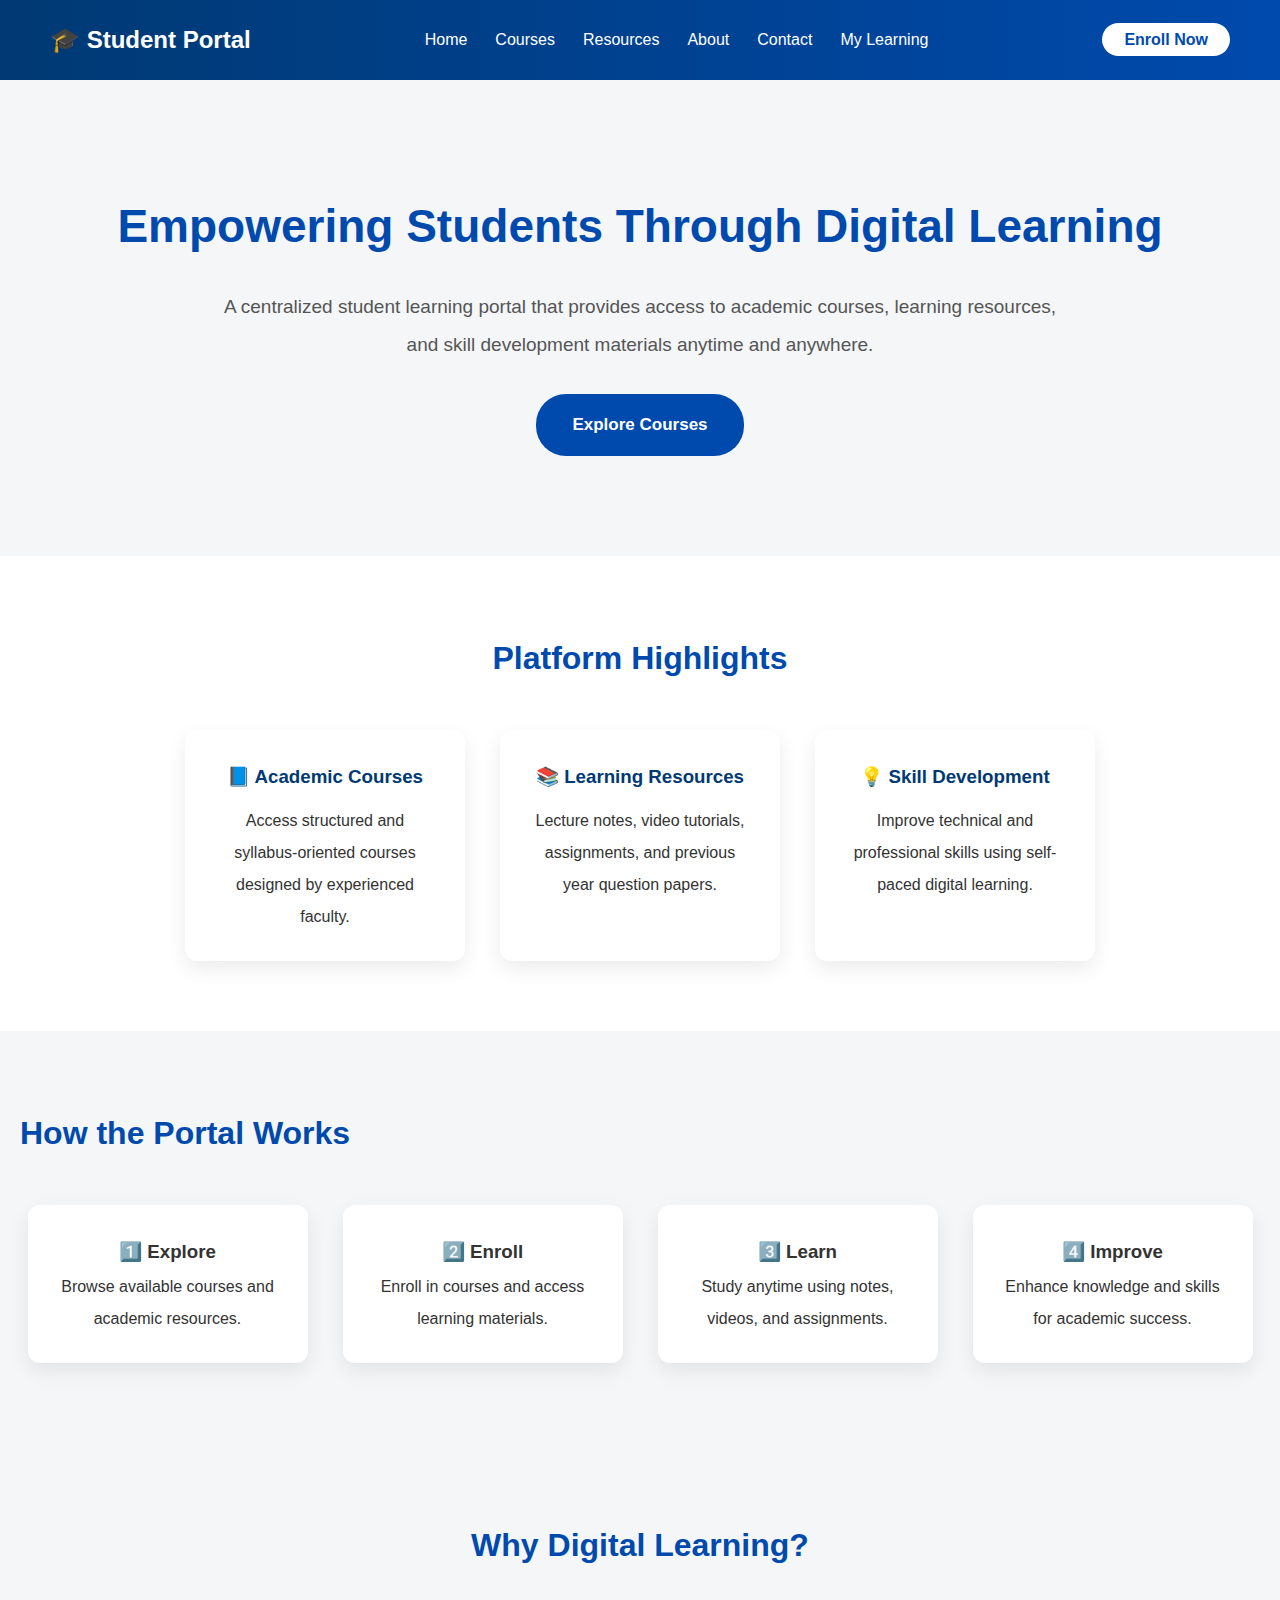
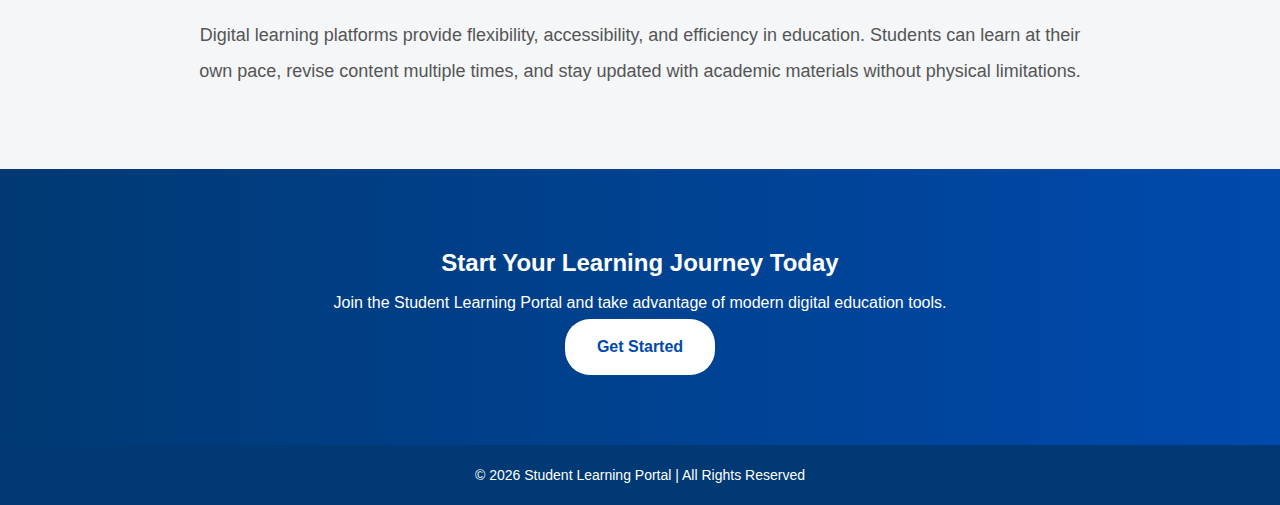
<file: index.html>
<!DOCTYPE html>
<html lang="en">
<head>
    <meta charset="UTF-8">
    <title>Student Learning Portal</title>
    <meta name="viewport" content="width=device-width, initial-scale=1.0">

    <!-- External CSS -->
    <link rel="stylesheet" href="css/style.css">
</head>

<body>

<!-- ===== NAVBAR ===== -->
<header class="navbar">
    <div class="logo">🎓 Student Portal</div>

    <nav class="nav-links">
        <a href="index.html">Home</a>
        <a href="courses.html">Courses</a>
        <a href="resources.html">Resources</a>
        <a href="about.html">About</a>
        <a href="contact.html">Contact</a>
        <a href="my-learning.html">My Learning</a>
    </nav>

    <div class="nav-btn">
        <a href="courses.html">Enroll Now</a>
    </div>
</header>

<!-- ===== HERO SECTION ===== -->
<section class="hero">
    <h1>Empowering Students Through Digital Learning</h1>
    <p>
        A centralized student learning portal that provides access to
        academic courses, learning resources, and skill development
        materials anytime and anywhere.
    </p>
    <a href="courses.html" class="hero-btn">Explore Courses</a>
</section>

<!-- ===== FEATURES SECTION ===== -->
<section class="features">
    <h2>Platform Highlights</h2>

    <div class="feature-container">
        <div class="feature-card">
            <h3>📘 Academic Courses</h3>
            <p>
                Access structured and syllabus-oriented courses
                designed by experienced faculty.
            </p>
        </div>

        <div class="feature-card">
            <h3>📚 Learning Resources</h3>
            <p>
                Lecture notes, video tutorials, assignments,
                and previous year question papers.
            </p>
        </div>

        <div class="feature-card">
            <h3>💡 Skill Development</h3>
            <p>
                Improve technical and professional skills
                using self-paced digital learning.
            </p>
        </div>
    </div>
</section>

<!-- ===== HOW IT WORKS ===== -->
<section class="how-it-works">
    <h2>How the Portal Works</h2>

    <div class="steps-container">
        <div class="step-card">
            <h3>1️⃣ Explore</h3>
            <p>Browse available courses and academic resources.</p>
        </div>

        <div class="step-card">
            <h3>2️⃣ Enroll</h3>
            <p>Enroll in courses and access learning materials.</p>
        </div>

        <div class="step-card">
            <h3>3️⃣ Learn</h3>
            <p>Study anytime using notes, videos, and assignments.</p>
        </div>

        <div class="step-card">
            <h3>4️⃣ Improve</h3>
            <p>Enhance knowledge and skills for academic success.</p>
        </div>
    </div>
</section>

<!-- ===== WHY DIGITAL LEARNING ===== -->
<section class="why-learning">
    <h2>Why Digital Learning?</h2>
    <p>
        Digital learning platforms provide flexibility, accessibility,
        and efficiency in education. Students can learn at their own pace,
        revise content multiple times, and stay updated with academic
        materials without physical limitations.
    </p>
</section>

<!-- ===== CALL TO ACTION ===== -->
<section class="cta-section">
    <h2>Start Your Learning Journey Today</h2>
    <p>
        Join the Student Learning Portal and take advantage of
        modern digital education tools.
    </p>
    <a href="courses.html" class="cta-btn">Get Started</a>
</section>

<!-- ===== FOOTER ===== -->
<footer class="footer">
    <p>© 2026 Student Learning Portal | All Rights Reserved</p>
</footer>

<!-- External JS -->
<script src="js/script.js"></script>
</body>
</html>
</file>
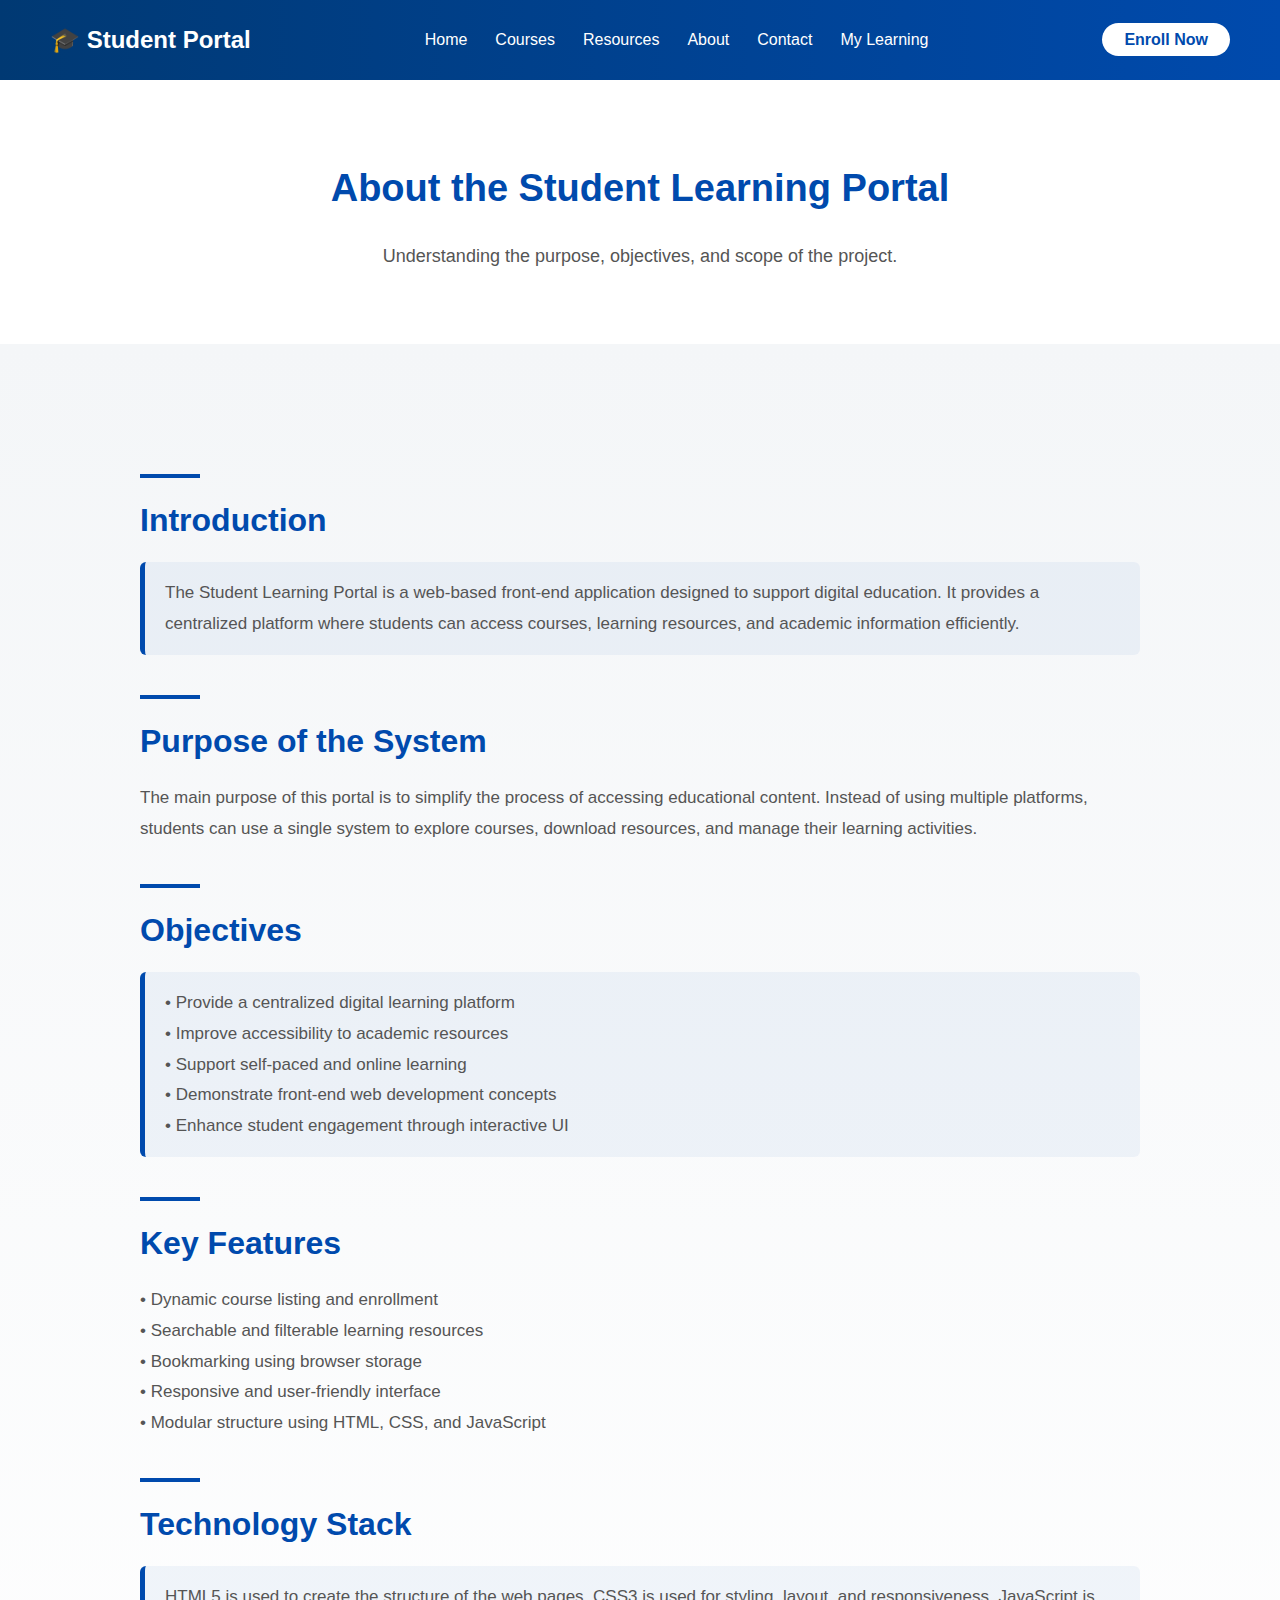
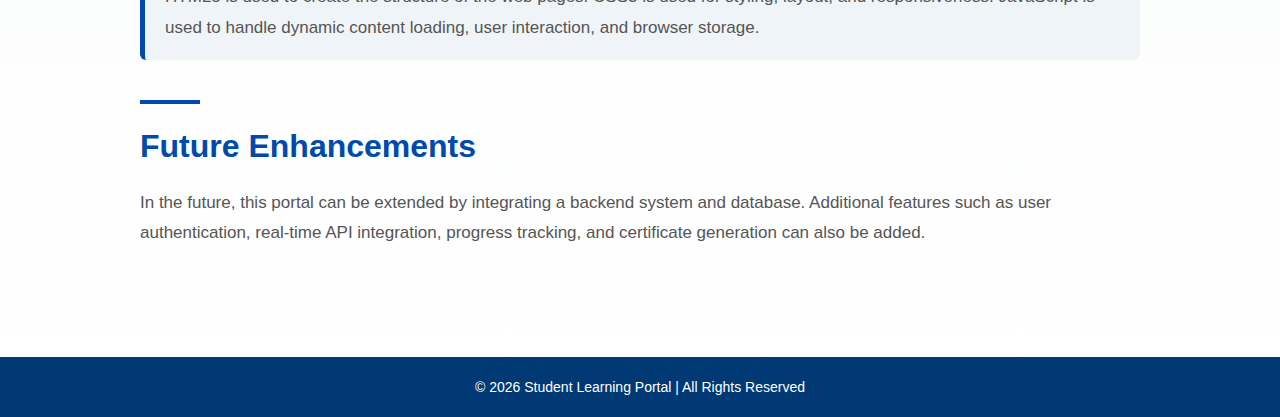
<file: about.html>
<!DOCTYPE html>
<html lang="en">
<head>
    <meta charset="UTF-8">
    <title>About | Student Learning Portal</title>
    <meta name="viewport" content="width=device-width, initial-scale=1.0">

    <!-- External CSS -->
    <link rel="stylesheet" href="css/style.css">
</head>

<body>

<!-- ===== NAVBAR ===== -->
<header class="navbar">
    <div class="logo">🎓 Student Portal</div>

    <nav class="nav-links">
        <a href="index.html">Home</a>
        <a href="courses.html">Courses</a>
        <a href="resources.html">Resources</a>
        <a href="about.html">About</a>
        <a href="contact.html">Contact</a>
        <a href="my-learning.html">My Learning</a>
    </nav>

    <div class="nav-btn">
        <a href="courses.html">Enroll Now</a>
    </div>
</header>

<!-- ===== PAGE HEADER ===== -->
<section class="page-header">
    <h1>About the Student Learning Portal</h1>
    <p>
        Understanding the purpose, objectives, and scope of the project.
    </p>
</section>

<!-- ===== ABOUT CONTENT ===== -->
<section class="about-preview">

    <h2>Introduction</h2>
    <p>
        The Student Learning Portal is a web-based front-end application
        designed to support digital education. It provides a centralized
        platform where students can access courses, learning resources,
        and academic information efficiently.
    </p>

    <h2>Purpose of the System</h2>
    <p>
        The main purpose of this portal is to simplify the process of
        accessing educational content. Instead of using multiple platforms,
        students can use a single system to explore courses, download
        resources, and manage their learning activities.
    </p>

    <h2>Objectives</h2>
    <p>
        • Provide a centralized digital learning platform<br>
        • Improve accessibility to academic resources<br>
        • Support self-paced and online learning<br>
        • Demonstrate front-end web development concepts<br>
        • Enhance student engagement through interactive UI
    </p>

    <h2>Key Features</h2>
    <p>
        • Dynamic course listing and enrollment<br>
        • Searchable and filterable learning resources<br>
        • Bookmarking using browser storage<br>
        • Responsive and user-friendly interface<br>
        • Modular structure using HTML, CSS, and JavaScript
    </p>

    <h2>Technology Stack</h2>
    <p>
        HTML5 is used to create the structure of the web pages.
        CSS3 is used for styling, layout, and responsiveness.
        JavaScript is used to handle dynamic content loading,
        user interaction, and browser storage.
    </p>

    <h2>Future Enhancements</h2>
    <p>
        In the future, this portal can be extended by integrating
        a backend system and database. Additional features such as
        user authentication, real-time API integration, progress
        tracking, and certificate generation can also be added.
    </p>

</section>

<!-- ===== FOOTER ===== -->
<footer class="footer">
    <p>© 2026 Student Learning Portal | All Rights Reserved</p>
</footer>

<!-- External JS -->
<script src="js/script.js"></script>
</body>
</html>
</file>
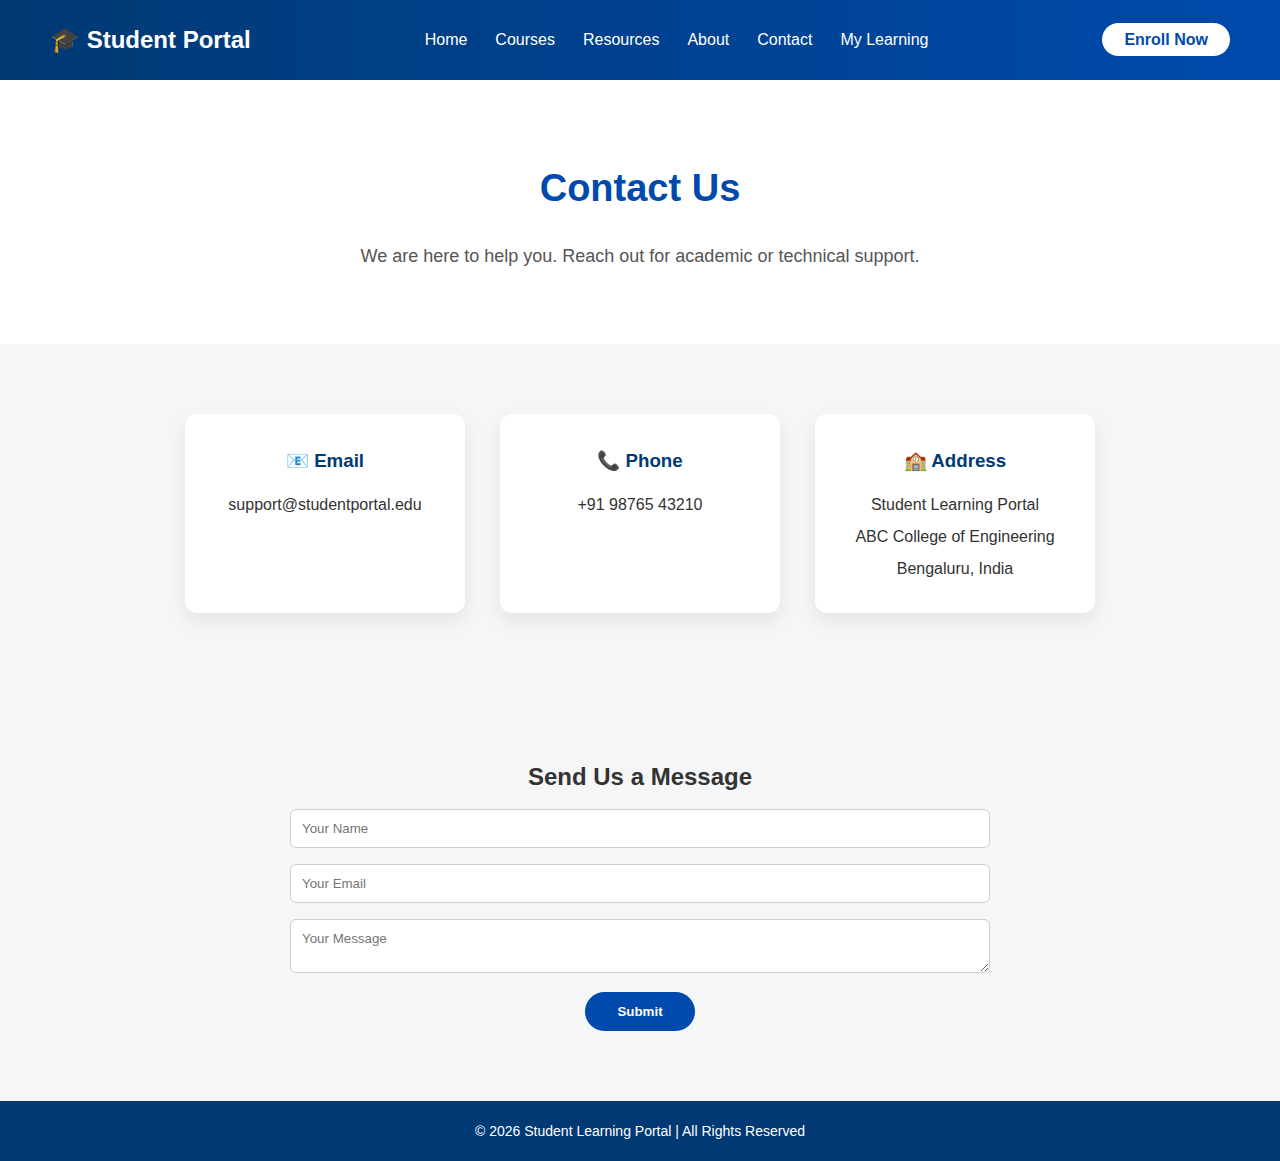
<file: contact.html>
<!DOCTYPE html>
<html lang="en">
<head>
    <meta charset="UTF-8">
    <title>Contact Us | Student Learning Portal</title>
    <meta name="viewport" content="width=device-width, initial-scale=1.0">

    <!-- External CSS -->
    <link rel="stylesheet" href="css/style.css">
</head>

<body>

<!-- ===== NAVBAR ===== -->
<header class="navbar">
    <div class="logo">🎓 Student Portal</div>

    <nav class="nav-links">
        <a href="index.html">Home</a>
        <a href="courses.html">Courses</a>
        <a href="resources.html">Resources</a>
        <a href="about.html">About</a>
        <a href="contact.html">Contact</a>
        <a href="my-learning.html">My Learning</a>
    </nav>

    <div class="nav-btn">
        <a href="courses.html">Enroll Now</a>
    </div>
</header>

<!-- ===== PAGE HEADER ===== -->
<section class="page-header">
    <h1>Contact Us</h1>
    <p>
        We are here to help you. Reach out for academic or technical support.
    </p>
</section>

<!-- ===== CONTACT CONTENT ===== -->
<section class="contact-section">
    <div class="contact-container">

        <!-- Contact Info -->
        <div class="contact-card">
            <h3>📧 Email</h3>
            <p>support@studentportal.edu</p>
        </div>

        <div class="contact-card">
            <h3>📞 Phone</h3>
            <p>+91 98765 43210</p>
        </div>

        <div class="contact-card">
            <h3>🏫 Address</h3>
            <p>
                Student Learning Portal<br>
                ABC College of Engineering<br>
                Bengaluru, India
            </p>
        </div>

    </div>
</section>

<!-- ===== CONTACT FORM ===== -->
<section class="contact-form-section">
    <h2>Send Us a Message</h2>

    <form id="contactForm" class="contact-form">

    <input type="text" id="contactName" placeholder="Your Name">
    <input type="email" id="contactEmail" placeholder="Your Email">
    <textarea id="contactMessage" placeholder="Your Message"></textarea>

    <button type="submit">Submit</button>

    <p id="contactSuccessMsg" class="success-msg"></p>

</form>
</section>

<!-- ===== FOOTER ===== -->
<footer class="footer">
    <p>© 2026 Student Learning Portal | All Rights Reserved</p>
</footer>

<!-- External JS -->
<script src="js/script.js"></script>
</body>
</html>
</file>
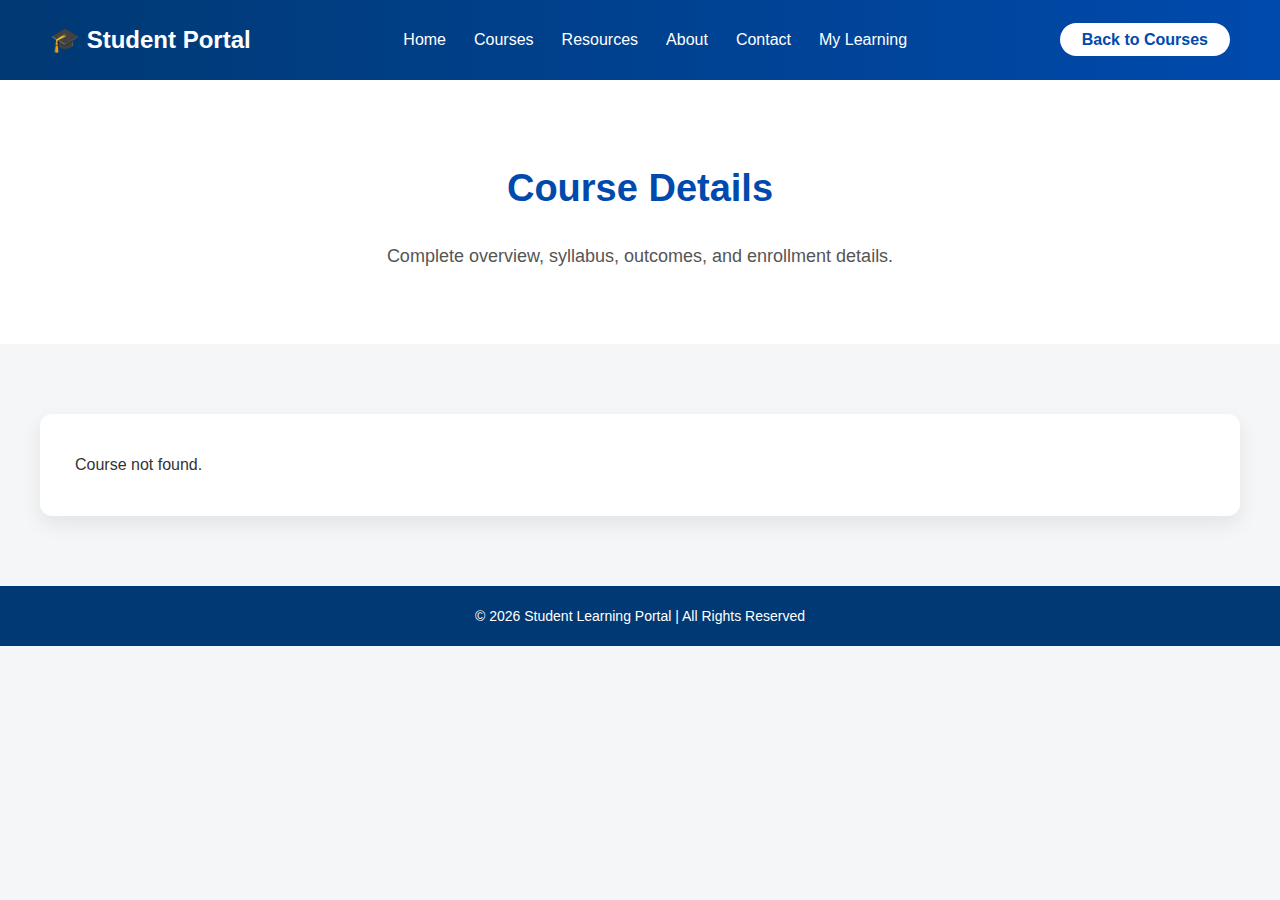
<file: course.html>
<!DOCTYPE html>
<html lang="en">
<head>
    <meta charset="UTF-8">
    <title>Course Details | Student Learning Portal</title>
    <meta name="viewport" content="width=device-width, initial-scale=1.0">

    <!-- External CSS -->
    <link rel="stylesheet" href="css/style.css">
</head>

<body>

<!-- ===== NAVBAR ===== -->
<header class="navbar">
    <div class="logo">🎓 Student Portal</div>

    <nav class="nav-links">
        <a href="index.html">Home</a>
        <a href="courses.html">Courses</a>
        <a href="resources.html">Resources</a>
        <a href="about.html">About</a>
        <a href="contact.html">Contact</a>
        <a href="my-learning.html">My Learning</a>
    </nav>

    <div class="nav-btn">
        <a href="courses.html">Back to Courses</a>
    </div>
</header>

<!-- ===== PAGE HEADER ===== -->
<section class="page-header">
    <h1>Course Details</h1>
    <p>Complete overview, syllabus, outcomes, and enrollment details.</p>
</section>

<!-- ===== COURSE DETAILS ===== -->
<section class="course-detail-section">
    <div class="course-detail-card" id="courseDetails">
        <!-- Loaded dynamically -->
    </div>
</section>

<!-- ===== FOOTER ===== -->
<footer class="footer">
    <p>© 2026 Student Learning Portal | All Rights Reserved</p>
</footer>

<!-- External JS -->
<script src="js/script.js"></script>
</body>
</html>
</file>
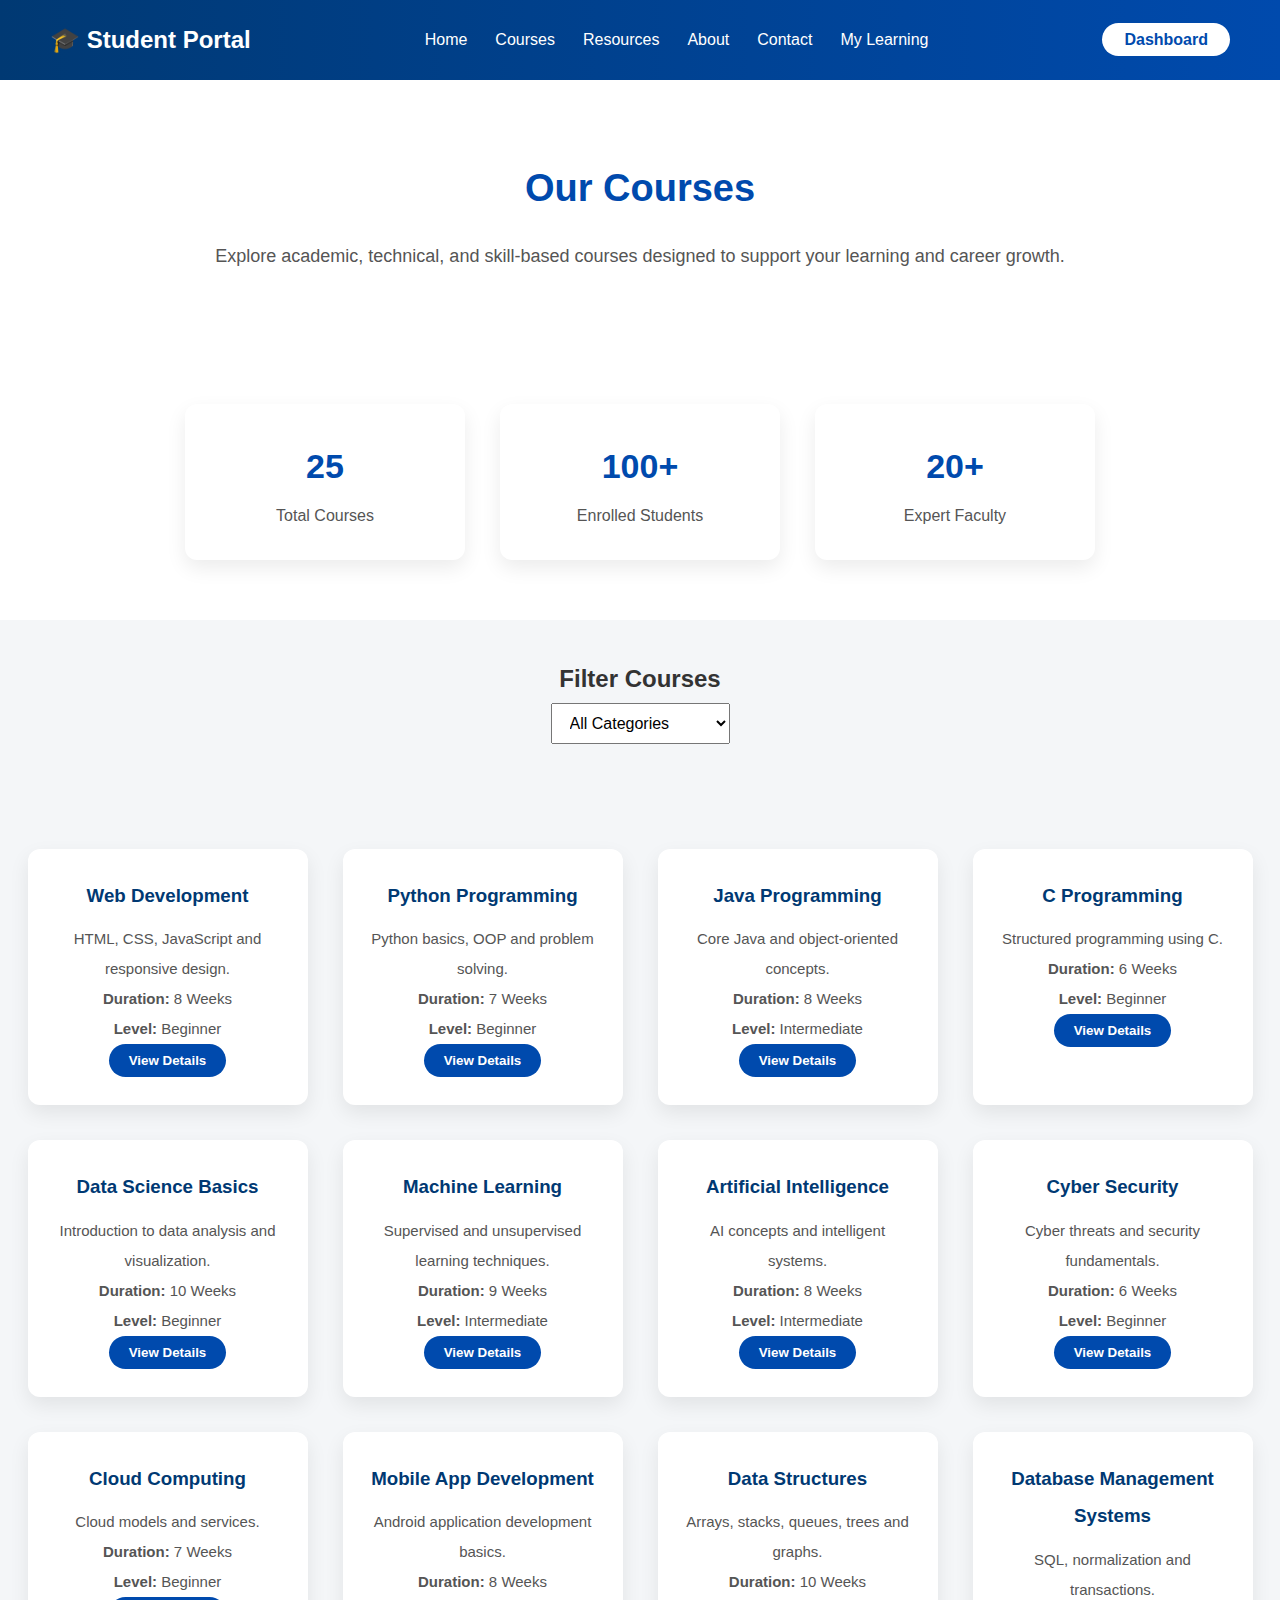
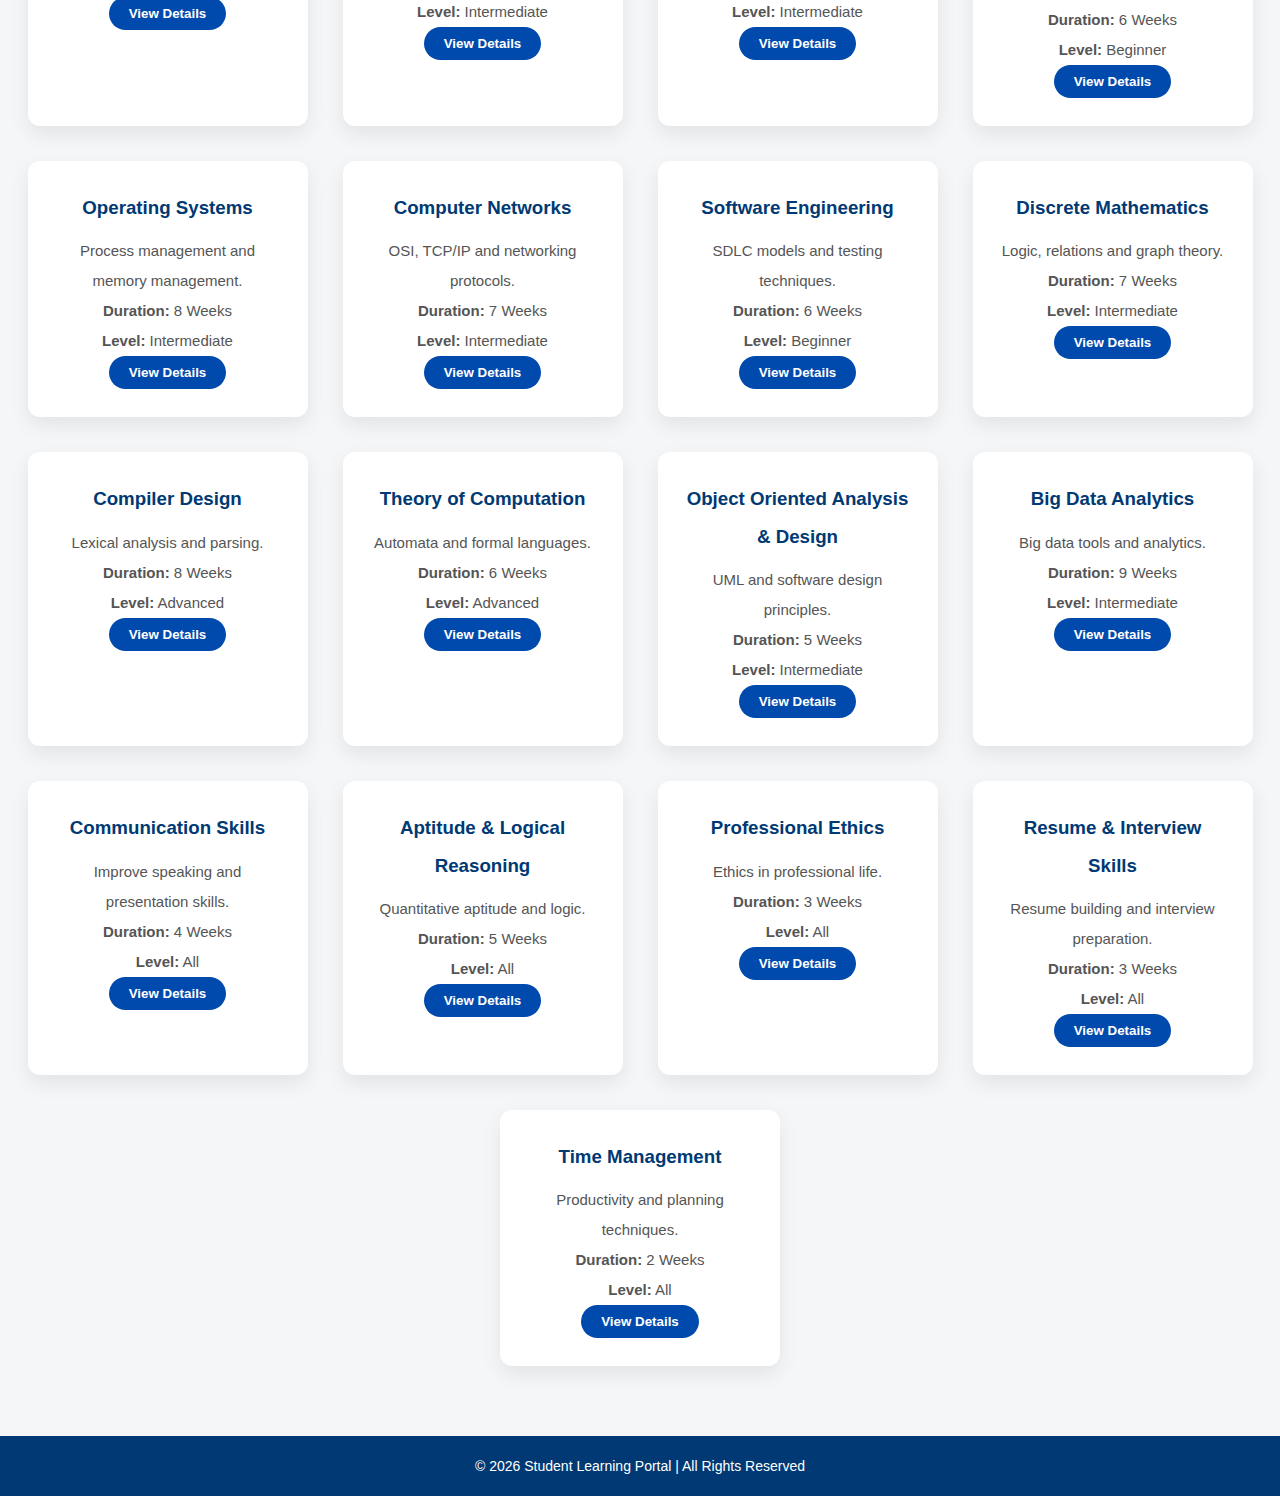
<file: courses.html>
<!DOCTYPE html>
<html lang="en">
<head>
    <meta charset="UTF-8">
    <title>Courses | Student Learning Portal</title>
    <meta name="viewport" content="width=device-width, initial-scale=1.0">

    <!-- External CSS -->
    <link rel="stylesheet" href="css/style.css">
</head>

<body>

<!-- ===== NAVBAR ===== -->
<header class="navbar">
    <div class="logo">🎓 Student Portal</div>

    <nav class="nav-links">
        <a href="index.html">Home</a>
        <a href="courses.html">Courses</a>
        <a href="resources.html">Resources</a>
        <a href="about.html">About</a>
        <a href="contact.html">Contact</a>
        <a href="my-learning.html">My Learning</a>
    </nav>

    <div class="nav-btn">
        <a href="index.html">Dashboard</a>
    </div>
</header>

<!-- ===== PAGE HEADER ===== -->
<section class="page-header">
    <h1>Our Courses</h1>
    <p>
        Explore academic, technical, and skill-based courses
        designed to support your learning and career growth.
    </p>
</section>

<!-- ===== COURSE STATS ===== -->
<section class="course-stats">
    <div class="stat-card">
        <h2 id="totalCourses">0</h2>
        <p>Total Courses</p>
    </div>
    <div class="stat-card">
        <h2>100+</h2>
        <p>Enrolled Students</p>
    </div>
    <div class="stat-card">
        <h2>20+</h2>
        <p>Expert Faculty</p>
    </div>
</section>

<!-- ===== COURSE FILTER ===== -->
<section class="course-filter">
    <h2>Filter Courses</h2>
<select id="categoryFilter">
        <option value="all">All Categories</option>
        <option value="technical">Technical</option>
        <option value="academic">Academic</option>
        <option value="skill">Skill Development</option>
    </select>
</section>

<!-- ===== COURSE LIST ===== -->
<section class="course-section">
    <div class="course-container" id="course-list">
        <!-- Courses loaded via JS -->
    </div>
</section>

<!-- ===== FOOTER ===== -->
<footer class="footer">
    <p>© 2026 Student Learning Portal | All Rights Reserved</p>
</footer>

<!-- External JS -->
<script src="js/script.js"></script>
</body>
</html>
</file>
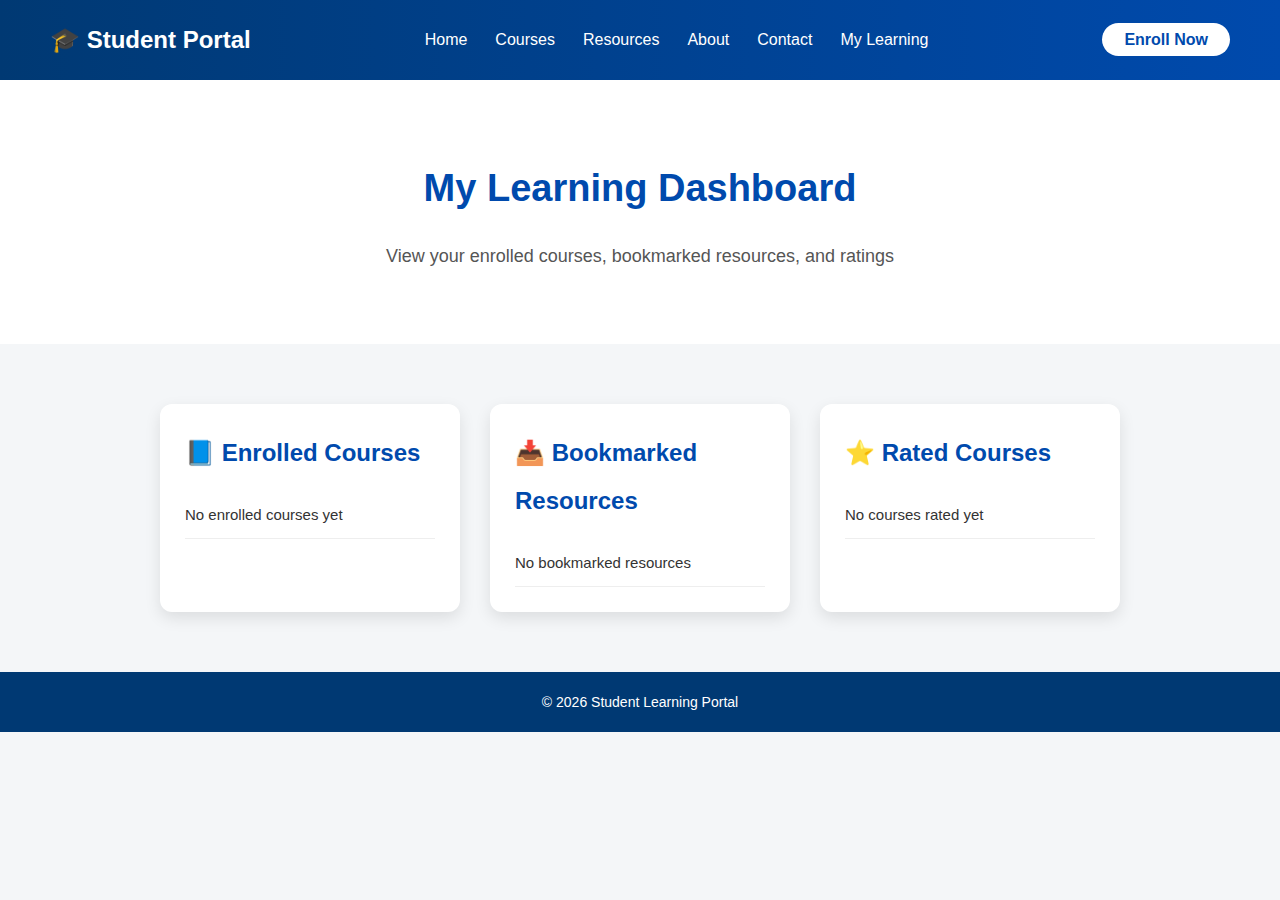
<file: my-learning.html>
<!DOCTYPE html>
<html lang="en">
<head>
    <meta charset="UTF-8">
    <title>My Learning | Student Portal</title>
    <link rel="stylesheet" href="css/style.css">
</head>
<body>

<header class="navbar">
    <div class="logo">🎓 Student Portal</div>

    <nav class="nav-links">
        <a href="index.html">Home</a>
        <a href="courses.html">Courses</a>
        <a href="resources.html">Resources</a>
        <a href="about.html">About</a>
        <a href="contact.html">Contact</a>
        <a href="my-learning.html">My Learning</a>
    </nav>

    <div class="nav-btn">
        <a href="courses.html">Enroll Now</a>
    </div>
</header>

<section class="page-header">
    <h1>My Learning Dashboard</h1>
    <p>View your enrolled courses, bookmarked resources, and ratings</p>
</section>

<section class="dashboard-section">
    <div class="dashboard-card">
        <h2>📘 Enrolled Courses</h2>
        <ul id="enrolledCoursesList"></ul>
    </div>

    <div class="dashboard-card">
        <h2>📥 Bookmarked Resources</h2>
        <ul id="bookmarkedResourcesList"></ul>
    </div>

    <div class="dashboard-card">
        <h2>⭐ Rated Courses</h2>
        <ul id="ratedCoursesList"></ul>
    </div>
</section>

<footer class="footer">
    <p>© 2026 Student Learning Portal</p>
</footer>

<script src="js/script.js"></script>
</body>
</html>
</file>
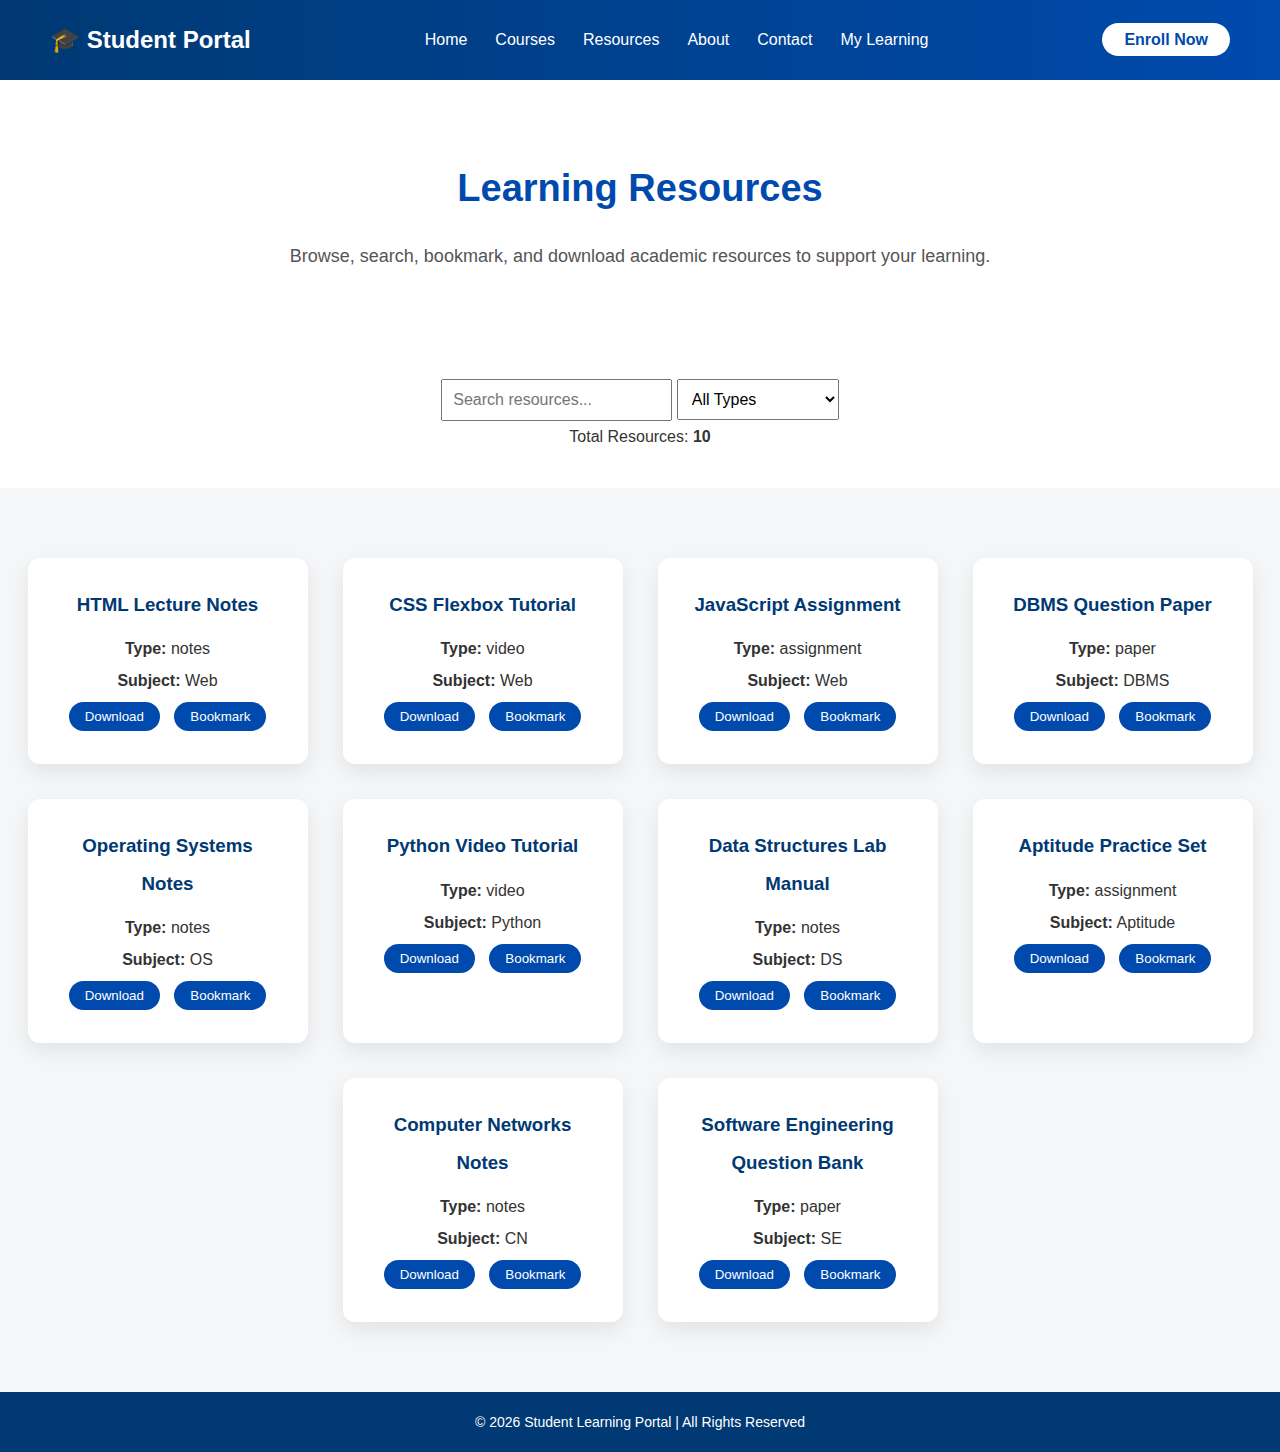
<file: resources.html>
<!DOCTYPE html>
<html lang="en">
<head>
    <meta charset="UTF-8">
    <title>Resources | Student Learning Portal</title>
    <meta name="viewport" content="width=device-width, initial-scale=1.0">

    <!-- External CSS -->
    <link rel="stylesheet" href="css/style.css">
</head>

<body>

<!-- ===== NAVBAR ===== -->
<header class="navbar">
    <div class="logo">🎓 Student Portal</div>

    <nav class="nav-links">
        <a href="index.html">Home</a>
        <a href="courses.html">Courses</a>
        <a href="resources.html">Resources</a>
        <a href="about.html">About</a>
        <a href="contact.html">Contact</a>
        <a href="my-learning.html">My Learning</a>
    </nav>

    <div class="nav-btn">
        <a href="courses.html">Enroll Now</a>
    </div>
</header>

<!-- ===== PAGE HEADER ===== -->
<section class="page-header">
    <h1>Learning Resources</h1>
    <p>
        Browse, search, bookmark, and download academic resources
        to support your learning.
    </p>
</section>

<!-- ===== RESOURCE CONTROLS ===== -->
<section class="resource-controls">
    <input type="text" id="searchResource" placeholder="Search resources...">

    <select id="typeFilter">
        <option value="all">All Types</option>
        <option value="notes">Lecture Notes</option>
        <option value="video">Video Tutorials</option>
        <option value="assignment">Assignments</option>
        <option value="paper">Question Papers</option>
    </select>

    <p class="resource-count">
        Total Resources: <strong id="resourceCount">0</strong>
    </p>
</section>

<!-- ===== RESOURCE LIST ===== -->
<section class="resource-section">
    <div class="resource-container" id="resourceList">
        <!-- Loaded via JS -->
    </div>
</section>

<!-- ===== FOOTER ===== -->
<footer class="footer">
    <p>© 2026 Student Learning Portal | All Rights Reserved</p>
</footer>

<!-- External JS -->
<script src="js/script.js"></script>
</body>
</html>
</file>
<file: css/style.css>
/* ==================================================
   ROOT VARIABLES (THEME)
================================================== */
:root {
    --primary: #004aad;
    --secondary: #003973;
    --light-bg: #f4f6f8;
    --white: #ffffff;
    --text-dark: #333;
    --text-muted: #555;
    --radius: 12px;
    --shadow: 0 8px 20px rgba(0,0,0,0.08);
}

/* ==================================================
   GLOBAL RESET
================================================== */
* {
    margin: 0;
    padding: 0;
    box-sizing: border-box;
    font-family: "Segoe UI", Arial, Helvetica, sans-serif;
}
html,body {
    height: 100%;
    margin: 0;
}
body {
    background: var(--light-bg);
    color: var(--text-dark);
    line-height: 2;
    display: flex;
    flex-direction: column;
}
main{
    flex: 1;
}

/* ==================================================
   NAVBAR
================================================== */
.navbar {
    display: flex;
    justify-content: space-between;
    align-items: center;
    padding: 16px 50px;
    background: linear-gradient(90deg, var(--secondary), var(--primary));
    color: var(--white);
    position: sticky;
    top: 0;
    z-index: 1000;
}

.logo {
    font-size: 24px;
    font-weight: 700;
}

.nav-links {
    display: flex;
    gap: 28px;
}

.nav-links a {
    color: var(--white);
    text-decoration: none;
    font-size: 16px;
    font-weight: 500;
    position: relative;
}

.nav-links a::after {
    content: "";
    position: absolute;
    width: 0%;
    height: 2px;
    background: var(--white);
    left: 0;
    bottom: -6px;
    transition: 0.3s;
}

.nav-links a:hover::after {
    width: 100%;
}

.nav-btn a {
    background: var(--white);
    color: var(--primary);
    padding: 8px 22px;
    border-radius: 25px;
    text-decoration: none;
    font-weight: 600;
}

/* ==================================================
   PAGE HEADER (COMMON)
================================================== */
.page-header {
    background: var(--white);
    text-align: center;
    padding: 70px 20px;
}

.page-header h1 {
    font-size: 38px;
    color: var(--primary);
    margin-bottom: 12px;
}

.page-header p {
    font-size: 18px;
    max-width: 850px;
    margin: auto;
    color: var(--text-muted);
}

/* ==================================================
   INDEX – HERO
================================================== */
.hero {
    text-align: center;
    padding: 100px 20px;
}

.hero h1 {
    font-size: 46px;
    color: var(--primary);
    margin-bottom: 16px;
}

.hero p {
    font-size: 19px;
    max-width: 850px;
    margin: 0 auto 30px;
    color: var(--text-muted);
}

.hero-btn {
    display: inline-block;
    background: var(--primary);
    color: var(--white);
    padding: 14px 36px;
    border-radius: 30px;
    text-decoration: none;
    font-size: 17px;
    font-weight: 600;
}

/* ==================================================
   COMMON CARD SECTIONS
================================================== */
.features,
.course-section,
.resource-section,
.contact-section,
.how-it-works {
    padding: 70px 20px;
}

.features {
    background: var(--white);
    text-align: center;
}

.features h2,
.how-it-works h2,
.why-learning h2 {
    font-size: 32px;
    color: var(--primary);
    margin-bottom: 40px;
}

.feature-container,
.course-container,
.resource-container,
.contact-container,
.steps-container {
    display: flex;
    justify-content: center;
    gap: 35px;
    flex-wrap: wrap;
}

.feature-card,
.course-card,
.resource-card,
.contact-card,
.step-card,
.stat-card {
    background: var(--white);
    padding: 28px;
    width: 280px;
    border-radius: var(--radius);
    box-shadow: var(--shadow);
    text-align: center;
    transition: transform 0.3s, box-shadow 0.3s;
}

.feature-card:hover,
.course-card:hover,
.resource-card:hover,
.contact-card:hover,
.step-card:hover,
.stat-card:hover {
    transform: translateY(-6px);
    box-shadow: 0 12px 28px rgba(0,0,0,0.12);
}

.feature-card h3,
.course-card h3,
.resource-card h3,
.contact-card h3 {
    color: var(--secondary);
    margin-bottom: 10px;
}

/* ==================================================
   INDEX – COURSE STATS
================================================== */
.course-stats {
    background: var(--white);
    padding: 60px 20px;
    display: flex;
    justify-content: center;
    gap: 35px;
    flex-wrap: wrap;
}

.stat-card h2 {
    font-size: 34px;
    color: var(--primary);
}

.stat-card p {
    color: var(--text-muted);
}

/* ==================================================
   INDEX – WHY DIGITAL LEARNING
================================================== */
.why-learning {
    background: var(--light-bg);
    padding: 80px 20px;
    text-align: center;
}

.why-learning p {
    max-width: 900px;
    margin: auto;
    font-size: 18px;
    color: var(--text-muted);
}

/* ==================================================
   INDEX – CTA
================================================== */
.cta-section {
    background: linear-gradient(90deg, var(--secondary), var(--primary));
    color: var(--white);
    padding: 70px 20px;
    text-align: center;
}

.cta-btn {
    display: inline-block;
    background: var(--white);
    color: var(--primary);
    padding: 12px 32px;
    border-radius: 25px;
    text-decoration: none;
    font-weight: 600;
}

/* ==================================================
   COURSES PAGE
================================================== */
.course-filter {
    padding: 35px 20px;
    text-align: center;
}

.course-filter select {
    padding: 10px 14px;
    font-size: 16px;
}

.course-card p {
    font-size: 15px;
    color: var(--text-muted);
}

.enroll-btn {
    background: var(--primary);
    color: var(--white);
    border: none;
    padding: 9px 20px;
    border-radius: 20px;
    cursor: pointer;
    font-weight: 600;
}

/* ==================================================
   COURSE DETAILS PAGE
================================================== */
.course-detail-section {
    padding: 70px 20px;
}

.course-detail-card {
    background: var(--white);
    max-width: 1200px;
    margin: auto;
    padding: 35px;
    border-radius: var(--radius);
    box-shadow: var(--shadow);
}

.course-detail-card h2 {
    color: var(--primary);
    margin-bottom: 15px;
}

.course-detail-card h3 {
    margin-top: 25px;
    color: var(--secondary);
}

.course-detail-card ul {
    margin-left: 22px;
}

/* ==================================================
   RESOURCES PAGE
================================================== */
.resource-controls {
    background: var(--white);
    text-align: center;
    padding: 35px 20px;
}

.resource-controls input,
.resource-controls select {
    padding: 10px;
    font-size: 16px;
}

.download-btn,
.bookmark-btn {
    background: var(--primary);
    color: var(--white);
    border: none;
    padding: 7px 16px;
    border-radius: 18px;
    cursor: pointer;
    margin: 5px;
}

/* ==================================================
   ABOUT PAGE – DIFFERENT LAYOUT (SAME COLORS)
================================================== */
.about-preview {
    background: linear-gradient(180deg, var(--light-bg), var(--white));
    padding: 90px 20px;
    text-align: left;
}

.about-preview h2 {
    max-width: 1000px;
    margin: 40px auto 10px;
    font-size: 32px;
    color: var(--primary);
}

.about-preview h2::before {
    content: "";
    display: block;
    width: 60px;
    height: 4px;
    background: var(--primary);
    margin-bottom: 10px;
}

.about-preview p {
    max-width: 1000px;
    margin: 0 auto 18px;
    font-size: 17px;
    color: var(--text-muted);
    line-height: 1.8;
}

.about-preview p:nth-of-type(odd) {
    background: rgba(0,74,173,0.05);
    padding: 16px 20px;
    border-left: 5px solid var(--primary);
    border-radius: 6px;
}

/* ==================================================
   CONTACT PAGE
================================================== */
.contact-form-section {
    padding: 70px 20px;
    text-align: center;
}

.contact-form {
    max-width: 700px;
    margin: auto;
}

.contact-form input,
.contact-form textarea {
    width: 100%;
    padding: 11px;
    margin: 8px 0;
    border-radius: 6px;
    border: 1px solid #ccc;
}

.contact-form button {
    background: var(--primary);
    color: var(--white);
    border: none;
    padding: 12px 32px;
    border-radius: 25px;
    font-weight: 600;
    cursor: pointer;
}

/* ==================================================
   FOOTER
================================================== */
.footer {
    background: var(--secondary);
    color: var(--white);
    text-align: center;
    padding: 16px;
    font-size: 14px;
}

/* ==================================================
   RESPONSIVE
================================================== */
@media (max-width: 768px) {
    .navbar {
        flex-direction: column;
        gap: 12px;
        padding: 15px;
    }

    .nav-links {
        flex-wrap: wrap;
        justify-content: center;
    }

    .hero h1 {
        font-size: 34px;
    }

    .about-preview {
        text-align: center;
    }

    .about-preview h2::before {
        margin-left: auto;
        margin-right: auto;
    }
}
/* ===============================
   MY LEARNING DASHBOARD
================================ */
.dashboard-section {
    padding: 60px 20px;
    display: flex;
    gap: 30px;
    flex-wrap: wrap;
    justify-content: center;
}

.dashboard-card {
    background: #ffffff;
    width: 300px;
    padding: 25px;
    border-radius: 12px;
    box-shadow: 0 6px 16px rgba(0,0,0,0.1);
}

.dashboard-card h2 {
    color: #004aad;
    margin-bottom: 15px;
}

.dashboard-card ul {
    list-style: none;
    padding-left: 0;
}

.dashboard-card li {
    padding: 8px 0;
    border-bottom: 1px solid #eee;
    font-size: 15px;
}
</file>
